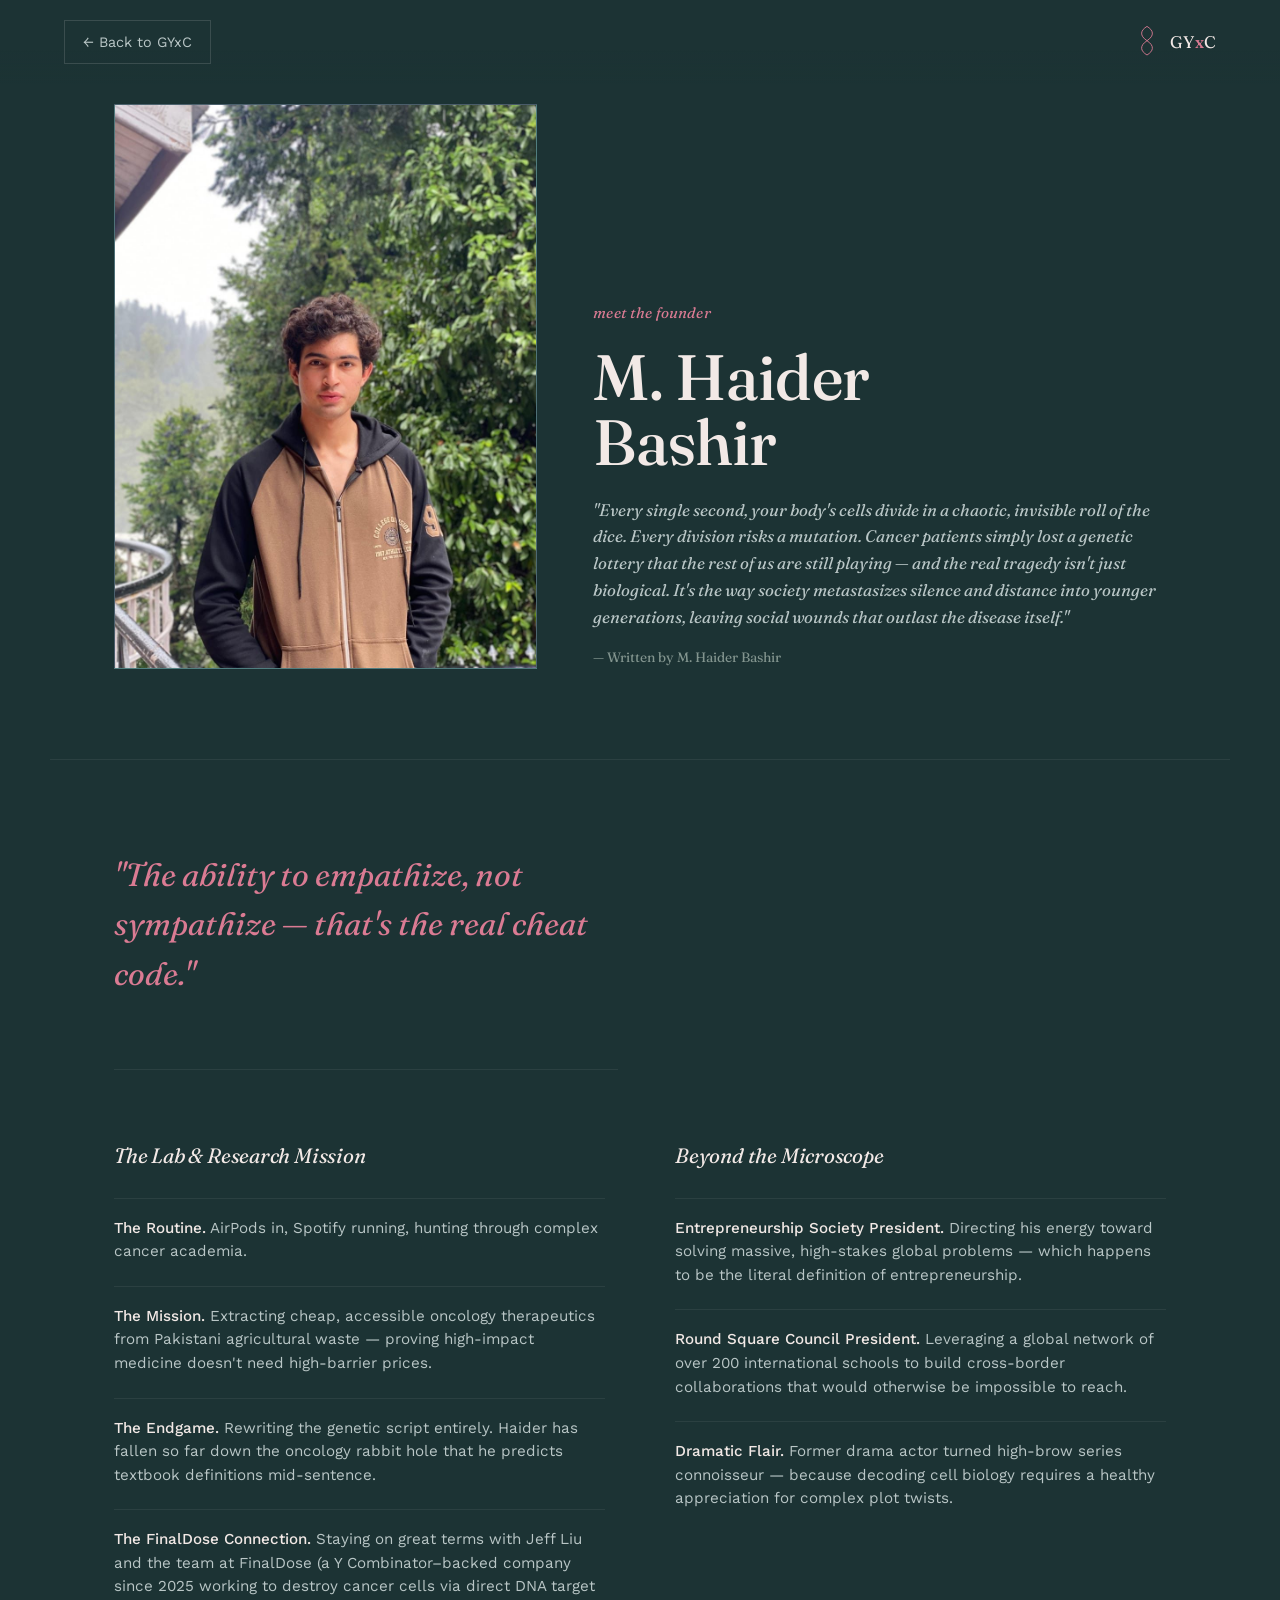
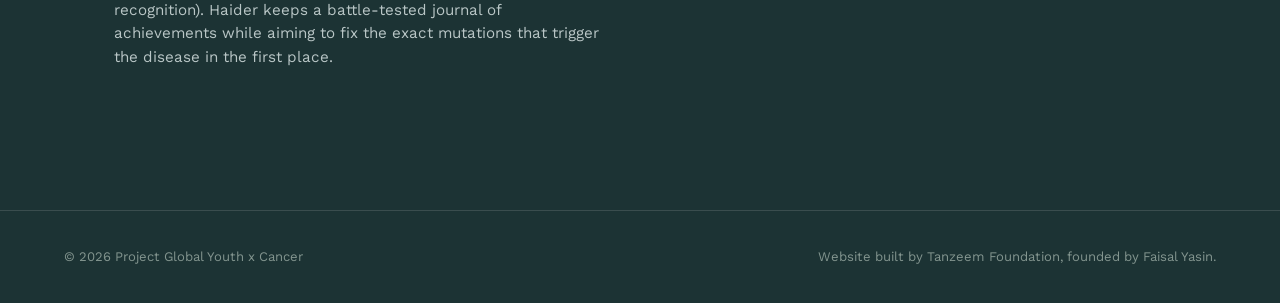
<file: founder.html>
<!DOCTYPE html>
<html lang="en">
<head>
<meta charset="UTF-8">
<meta name="viewport" content="width=device-width, initial-scale=1.0">
<title>M. Haider Bashir — Founder | GYxC</title>
<meta name="description" content="Meet M. Haider Bashir, founder of Project Global Youth x Cancer (GYxC).">

<link rel="icon" href="assets/images/favicon.ico" sizes="any">
<link rel="icon" type="image/png" sizes="32x32" href="assets/images/favicon-32.png">
<link rel="icon" type="image/png" sizes="16x16" href="assets/images/favicon-16.png">
<link rel="apple-touch-icon" href="assets/images/apple-touch-icon.png">

<link rel="preconnect" href="https://fonts.googleapis.com">
<link rel="preconnect" href="https://fonts.gstatic.com" crossorigin>
<link href="https://fonts.googleapis.com/css2?family=Fraunces:ital,opsz,wght@0,9..144,300;0,9..144,400;0,9..144,500;0,9..144,600;1,9..144,400;1,9..144,500&family=Work+Sans:wght@300;400;500;600&display=swap" rel="stylesheet">
<link rel="stylesheet" href="css/style.css">
</head>
<body>

  <div class="founder-header">
    <a href="index.html" class="back-link">← Back to GYxC</a>
    <a class="brand" href="index.html">
      <svg viewBox="0 0 40 52" fill="none" xmlns="http://www.w3.org/2000/svg" aria-hidden="true">
        <path d="M20 2C10 8 8 16 20 24C32 32 30 40 20 46C10 40 8 32 20 24C32 16 30 8 20 2Z" stroke="#DA7B93" stroke-width="1.4"/>
      </svg>
      <span class="brand-word">GY<b>x</b>C</span>
    </a>
  </div>

  <div class="founder-hero">
    <div class="founder-photo">
      <img src="assets/images/founder.jpg" alt="M. Haider Bashir, Founder of GYxC">
    </div>
    <div class="founder-name-block">
      <p class="eyebrow">meet the founder</p>
      <h1>M. Haider<br>Bashir</h1>
      <p class="founder-quote">"Every single second, your body's cells divide in a chaotic, invisible roll of the dice. Every division risks a mutation. Cancer patients simply lost a genetic lottery that the rest of us are still playing — and the real tragedy isn't just biological. It's the way society metastasizes silence and distance into younger generations, leaving social wounds that outlast the disease itself."<span class="signature">— Written by M. Haider Bashir</span></p>
    </div>
  </div>

  <div class="founder-body">
    <p class="meet-line">"The ability to empathize, not sympathize — that's the real cheat code."</p>

    <div class="founder-cols">
      <div class="founder-col">
        <h3>The Lab &amp; Research Mission</h3>
        <ul>
          <li><b>The Routine.</b> AirPods in, Spotify running, hunting through complex cancer academia.</li>
          <li><b>The Mission.</b> Extracting cheap, accessible oncology therapeutics from Pakistani agricultural waste — proving high-impact medicine doesn't need high-barrier prices.</li>
          <li><b>The Endgame.</b> Rewriting the genetic script entirely. Haider has fallen so far down the oncology rabbit hole that he predicts textbook definitions mid-sentence.</li>
          <li><b>The FinalDose Connection.</b> Staying on great terms with Jeff Liu and the team at FinalDose (a Y Combinator–backed company since 2025 working to destroy cancer cells via direct DNA target recognition). Haider keeps a battle-tested journal of achievements while aiming to fix the exact mutations that trigger the disease in the first place.</li>
        </ul>
      </div>
      <div class="founder-col">
        <h3>Beyond the Microscope</h3>
        <ul>
          <li><b>Entrepreneurship Society President.</b> Directing his energy toward solving massive, high-stakes global problems — which happens to be the literal definition of entrepreneurship.</li>
          <li><b>Round Square Council President.</b> Leveraging a global network of over 200 international schools to build cross-border collaborations that would otherwise be impossible to reach.</li>
          <li><b>Dramatic Flair.</b> Former drama actor turned high-brow series connoisseur — because decoding cell biology requires a healthy appreciation for complex plot twists.</li>
        </ul>
      </div>
    </div>
  </div>

  <footer class="site-footer">
    <span>© 2026 Project Global Youth x Cancer</span>
    <span>Website built by Tanzeem Foundation, founded by Faisal Yasin.</span>
  </footer>

</body>
</html>
</file>
<file: css/style.css>
/* =========================================================
   GYxC — Global Youth x Cancer
   Stylesheet
   Palette (as specified by client):
     --navy   #2F4454
     --wine   #2E151B
     --rose   #DA7B93
     --teal   #376E6F
     --deep   #1C3334
   ========================================================= */

:root{
  --navy:  #2F4454;
  --wine:  #2E151B;
  --rose:  #DA7B93;
  --teal:  #376E6F;
  --deep:  #1C3334;

  --bg:        var(--deep);
  --bg-2:      var(--wine);
  --panel:     var(--navy);
  --line:      rgba(242,233,230,0.14);
  --line-soft: rgba(242,233,230,0.07);

  --accent:    var(--rose);
  --accent-2:  var(--teal);
  --cream:     #F2E9E6;
  --muted:     #B9C6C6;
  --muted-2:   #83958f;

  --serif: 'Fraunces', 'Iowan Old Style', Georgia, serif;
  --sans:  'Work Sans', -apple-system, BlinkMacSystemFont, sans-serif;

  --wrap: 1180px;
  --edge: clamp(24px, 5vw, 72px);
}

*{ box-sizing:border-box; }
html{ scroll-behavior:smooth; }
body{
  margin:0;
  background:var(--bg);
  color:var(--cream);
  font-family:var(--sans);
  font-weight:400;
  line-height:1.55;
  -webkit-font-smoothing:antialiased;
  overflow-x:hidden;
}
::selection{ background:var(--rose); color:var(--wine); }

img{ max-width:100%; display:block; }
a{ color:inherit; }

h1,h2,h3,h4{
  font-family:var(--serif);
  font-weight:500;
  margin:0;
  letter-spacing:-0.01em;
}
.eyebrow{
  font-family:var(--serif);
  font-style:italic;
  font-weight:400;
  font-size:0.95rem;
  color:var(--rose);
  letter-spacing:0.01em;
  margin:0 0 14px;
}
p{ margin:0; }
.measure{ max-width:60ch; }

.wrap{ max-width:var(--wrap); margin:0 auto; padding:0 var(--edge); }

@media (prefers-reduced-motion: reduce){
  html{ scroll-behavior:auto; }
  *{ animation-duration:0.001ms !important; animation-iteration-count:1 !important; transition-duration:0.001ms !important; }
}

a:focus-visible, button:focus-visible{
  outline:2px solid var(--rose);
  outline-offset:3px;
}

/* ================= NAV ================= */
header.site-nav{
  position:fixed; top:0; left:0; right:0; z-index:100;
  display:flex; align-items:center; justify-content:space-between;
  padding:20px var(--edge);
  background:linear-gradient(to bottom, rgba(28,51,52,0.92), rgba(28,51,52,0));
  backdrop-filter:blur(2px);
}
.brand{ display:flex; align-items:center; gap:10px; text-decoration:none; }
.brand svg{ width:26px; height:34px; flex:none; }
.brand-word{ font-family:var(--serif); font-size:1.05rem; letter-spacing:0.01em; color:var(--cream); }
.brand-word b{ color:var(--rose); font-weight:500; }

nav.links{ display:flex; align-items:center; gap:28px; font-size:0.9rem; }
nav.links a{ text-decoration:none; color:var(--muted); transition:color .25s ease; position:relative; }
nav.links a:hover{ color:var(--cream); }
.founder-link{
  font-family:var(--serif); font-style:italic; color:var(--rose) !important;
  border-bottom:1px solid rgba(218,123,147,0.4);
  padding-bottom:2px;
}
.nav-toggle{ display:none; background:none; border:1px solid var(--line); color:var(--cream); width:40px; height:40px; border-radius:2px; cursor:pointer; }

@media (max-width:860px){
  nav.links{
    position:fixed; inset:0 0 0 auto; width:min(78vw,320px); height:100vh;
    background:var(--bg-2); flex-direction:column; align-items:flex-start;
    padding:100px 32px 32px; gap:22px; transform:translateX(100%);
    transition:transform .4s cubic-bezier(.65,0,.35,1); border-left:1px solid var(--line);
  }
  nav.links.open{ transform:translateX(0); }
  .nav-toggle{ display:block; }
}

/* ================= HERO ================= */
#home{
  position:relative; min-height:100svh; display:flex; align-items:flex-end;
  padding:0 0 88px; overflow:hidden;
  border-bottom:1px solid var(--line-soft);
}
#hero-canvas{ position:absolute; inset:0; width:100%; height:100%; z-index:0; opacity:0.85; }
.hero-veil{
  position:absolute; inset:0; z-index:1;
  background:
    radial-gradient(ellipse 70% 55% at 78% 20%, rgba(218,123,147,0.22), transparent 60%),
    linear-gradient(180deg, rgba(28,51,52,0.15) 0%, rgba(28,51,52,0.55) 62%, var(--bg) 100%);
  pointer-events:none;
}
.hero-content{ position:relative; z-index:2; width:100%; }
.hero-grid{ display:grid; grid-template-columns:1.5fr 1fr; gap:48px; align-items:end; }
.hero-kicker{ font-family:var(--serif); font-style:italic; color:var(--rose); font-size:clamp(1rem,1.4vw,1.15rem); margin-bottom:18px; }
.hero-title{ font-size:clamp(2.6rem, 6.2vw, 5.6rem); line-height:0.98; color:var(--cream); }
.hero-title em{ font-style:italic; color:var(--rose); font-weight:400; }
.hero-sub{ margin-top:26px; max-width:46ch; color:var(--muted); font-size:1.05rem; }
.hero-cta-row{ display:flex; gap:16px; margin-top:34px; flex-wrap:wrap; }

.btn{
  display:inline-flex; align-items:center; gap:10px;
  font-family:var(--sans); font-size:0.92rem; font-weight:500;
  padding:14px 26px; border-radius:2px; text-decoration:none;
  border:1px solid transparent; cursor:pointer; transition:all .25s ease;
}
.btn-solid{ background:var(--rose); color:var(--wine); }
.btn-solid:hover{ background:var(--cream); }
.btn-line{ border-color:var(--line); color:var(--cream); background:transparent; }
.btn-line:hover{ border-color:var(--rose); color:var(--rose); }

.hero-note{
  justify-self:end; text-align:left; border-left:1px solid var(--line);
  padding-left:24px; color:var(--muted); font-size:0.88rem; max-width:30ch;
}
.hero-note strong{ display:block; color:var(--cream); font-family:var(--serif); font-size:1.5rem; font-weight:500; margin-bottom:6px; }

@media (max-width:860px){
  .hero-grid{ grid-template-columns:1fr; }
  .hero-note{ border-left:none; border-top:1px solid var(--line); padding-left:0; padding-top:20px; }
}

/* ================= BANNER STRIP ================= */
.banner-strip{
  width:100%; overflow:hidden; border-bottom:1px solid var(--line-soft);
  background:var(--bg-2);
}
.banner-strip img{ width:100%; height:auto; display:block; opacity:0.92; }

/* ================= SECTION shell ================= */
section{ position:relative; padding:120px 0; }
.section-head{ display:grid; grid-template-columns:1fr 1.7fr; gap:40px; margin-bottom:64px; }
.section-head h2{ font-size:clamp(2rem,3.4vw,2.9rem); }
.section-head .lede{ color:var(--muted); font-size:1.05rem; align-self:end; }
@media (max-width:760px){ .section-head{ grid-template-columns:1fr; gap:16px; } }

.rule{ height:1px; background:var(--line); border:none; margin:0; }

/* ================= MISSION ================= */
#mission{ background:var(--bg-2); }
.mission-quote{
  font-family:var(--serif); font-style:italic; font-weight:400;
  font-size:clamp(1.3rem,2.4vw,1.9rem); line-height:1.5; color:var(--rose);
  max-width:52ch; margin-bottom:64px;
}
.mission-quote span{ color:var(--muted-2); font-style:normal; font-size:0.7em; display:block; margin-top:14px; font-family:var(--sans); }

.goal-grid{ display:grid; grid-template-columns:repeat(2,1fr); gap:1px; background:var(--line); border:1px solid var(--line); }
.goal-cell{ background:var(--bg-2); padding:32px 30px; display:flex; gap:18px; align-items:flex-start; }
.goal-num{ font-family:var(--serif); font-style:italic; color:var(--rose); font-size:1rem; padding-top:3px; flex:none; }
.goal-cell p{ color:var(--cream); font-size:0.98rem; }
@media (max-width:700px){ .goal-grid{ grid-template-columns:1fr; } }

/* ================= IMPACT (network) ================= */
.impact-layout{ display:grid; grid-template-columns:1fr 1fr; gap:60px; align-items:center; }
.orbit-wrap{ position:relative; aspect-ratio:1/1; max-width:520px; margin:0 auto; }
.orbit-wrap svg{ width:100%; height:100%; overflow:visible; }
.orbit-line{ stroke:var(--line); stroke-width:1; fill:none; }
.orbit-node-dot{ fill:var(--rose); }
.orbit-node-ring{ fill:none; stroke:var(--rose); stroke-width:1; opacity:0.5; }
.orbit-label{ font-family:var(--sans); font-size:11px; fill:var(--muted); letter-spacing:0.02em; }
.orbit-core-label{ font-family:var(--serif); font-style:italic; font-size:15px; fill:var(--rose); }

.counter-block{ margin-bottom:48px; }
.counter-num{ font-family:var(--serif); font-size:clamp(3.2rem,7vw,5.2rem); color:var(--cream); display:flex; align-items:baseline; gap:6px; }
.counter-num small{ font-size:0.4em; color:var(--rose); font-family:var(--sans); font-weight:500; }
.counter-label{ color:var(--muted); font-size:0.95rem; margin-top:6px; }

.impact-list{ display:flex; flex-direction:column; gap:0; border-top:1px solid var(--line); }
.impact-row{ display:flex; justify-content:space-between; align-items:center; padding:16px 0; border-bottom:1px solid var(--line); font-size:0.98rem; }
.impact-row span:first-child{ color:var(--cream); font-family:var(--serif); font-style:italic; }
.impact-row span:last-child{ color:var(--muted-2); font-size:0.85rem; }
@media (max-width:860px){ .impact-layout{ grid-template-columns:1fr; } }

/* ================= STORIES (horizontal scroll) ================= */
#stories{ background:var(--bg-2); padding:120px 0 0; overflow:hidden; }
#stories .section-head{ padding:0; margin-bottom:56px; }
.stories-pin{ position:relative; }
.stories-track{ display:flex; width:max-content; will-change:transform; }
.story-panel{
  width:min(84vw, 620px); flex:none; padding:0 var(--edge) 120px 0;
  margin-left:var(--edge); display:flex; flex-direction:column; justify-content:flex-end;
  min-height:64vh;
}
.story-panel:first-child{ margin-left:var(--edge); }
.story-photo{
  width:100%; aspect-ratio:4/3; border:1px solid var(--line); margin-bottom:28px;
  background:linear-gradient(160deg, var(--panel), var(--bg-2));
  overflow:hidden; position:relative;
}
.story-photo img{ width:100%; height:100%; object-fit:cover; }
.story-photo .ph-tag{
  font-family:var(--sans); font-size:0.72rem; color:var(--muted-2); letter-spacing:0.04em;
  border:1px solid var(--line); padding:6px 10px; text-align:center;
  position:absolute; inset:0; display:flex; align-items:center; justify-content:center;
}
.story-photo.grid4{ display:grid; grid-template-columns:1fr 1fr; grid-template-rows:1fr 1fr; gap:2px; background:var(--bg); }
.story-photo.grid4 img{ width:100%; height:100%; object-fit:cover; }
.story-photo.grid6{ display:grid; grid-template-columns:1fr 1fr 1fr; grid-template-rows:1fr 1fr; gap:2px; background:var(--bg); aspect-ratio:3/2; }
.story-photo.grid6 img{ width:100%; height:100%; object-fit:cover; }
.story-panel-wide{ width:min(90vw, 860px); }
@media (max-width:640px){ .story-photo.grid6{ grid-template-columns:1fr 1fr; grid-template-rows:repeat(3,1fr); } }
.story-country{ font-family:var(--serif); font-style:italic; color:var(--rose); font-size:0.95rem; margin-bottom:10px; }
.story-panel h3{ font-size:1.7rem; color:var(--cream); margin-bottom:14px; }
.story-panel p{ color:var(--muted); font-size:0.98rem; max-width:44ch; }
.story-credit{ margin-top:14px; font-size:0.82rem; color:var(--muted-2); font-style:italic; }

/* ================= GET INVOLVED ================= */
#involved{ padding-top:120px; }
.involved-grid{ display:grid; grid-template-columns:1.1fr 0.9fr; gap:60px; }
.involved-copy p{ color:var(--muted); font-size:1.05rem; margin-bottom:26px; max-width:50ch; }
.contact-routes{ display:flex; flex-direction:column; gap:0; border-top:1px solid var(--line); }
.route-row{ display:flex; justify-content:space-between; align-items:center; padding:18px 0; border-bottom:1px solid var(--line); }
.route-row a{ text-decoration:none; color:var(--cream); font-family:var(--serif); font-style:italic; font-size:1.05rem; }
.route-row a:hover{ color:var(--rose); }
.route-tag{ color:var(--muted-2); font-size:0.82rem; }
@media (max-width:860px){ .involved-grid{ grid-template-columns:1fr; } }

/* ================= TEAM ================= */
#team{ background:var(--bg-2); }
.team-grid{ display:grid; grid-template-columns:repeat(3,1fr); gap:1px; background:var(--line); border:1px solid var(--line); }
.team-card{ background:var(--bg-2); padding:28px 26px 30px; }
.team-photo{
  width:64px; height:64px; border-radius:50%; margin-bottom:20px; overflow:hidden;
  background:linear-gradient(135deg, var(--teal), var(--panel));
  display:flex; align-items:center; justify-content:center;
  font-family:var(--serif); font-style:italic; color:var(--rose); font-size:1.1rem;
  border:1px solid var(--line);
}
.team-photo img{ width:100%; height:100%; object-fit:cover; }
.team-card h4{ font-size:1.1rem; color:var(--cream); margin-bottom:4px; }
.team-role{ color:var(--rose); font-size:0.85rem; font-family:var(--serif); font-style:italic; margin-bottom:14px; }
.team-meta{ display:flex; justify-content:space-between; align-items:center; font-size:0.82rem; color:var(--muted-2); }
.team-meta a{ color:var(--muted); text-decoration:none; border-bottom:1px solid var(--line); }
.team-meta a:hover{ color:var(--rose); border-color:var(--rose); }
@media (max-width:860px){ .team-grid{ grid-template-columns:repeat(2,1fr); } }
@media (max-width:560px){ .team-grid{ grid-template-columns:1fr; } }

/* ================= DONATE ================= */
#donate{
  text-align:center; padding:150px var(--edge);
  background:
    radial-gradient(ellipse 60% 80% at 50% 0%, rgba(55,110,111,0.35), transparent 65%),
    var(--bg);
}
.donate-line{
  font-family:var(--serif); font-style:italic; font-weight:400;
  font-size:clamp(1.5rem,3.6vw,2.6rem); color:var(--cream); max-width:18ch; margin:0 auto 44px;
  line-height:1.3;
}
.donate-line .accent{ color:var(--rose); }

/* ================= CONTACT ================= */
#contact .section-head{ margin-bottom:40px; }
.socials{ display:flex; flex-wrap:wrap; gap:14px; }
.social-pill{
  display:flex; align-items:center; gap:10px; padding:14px 22px;
  border:1px solid var(--line); text-decoration:none; color:var(--cream); font-size:0.92rem;
  transition:border-color .25s ease, color .25s ease;
}
.social-pill:hover{ border-color:var(--rose); color:var(--rose); }
.social-pill b{ font-family:var(--serif); font-style:italic; font-weight:400; color:var(--muted-2); font-size:0.8rem; }

/* ================= FOOTER ================= */
footer.site-footer{
  border-top:1px solid var(--line); padding:36px var(--edge);
  display:flex; justify-content:space-between; align-items:center; flex-wrap:wrap; gap:12px;
  color:var(--muted-2); font-size:0.82rem;
}

/* ================= FOUNDER PAGE ================= */
.founder-header{
  position:sticky; top:0; z-index:5; display:flex; justify-content:space-between; align-items:center;
  padding:20px var(--edge); background:linear-gradient(to bottom, var(--bg) 60%, transparent);
}
.back-link{
  display:inline-flex; align-items:center; gap:8px; text-decoration:none; color:var(--muted);
  font-size:0.9rem; border:1px solid var(--line); padding:10px 18px; transition:all .25s ease;
}
.back-link:hover{ color:var(--rose); border-color:var(--rose); }

.founder-hero{
  padding:20px var(--edge) 90px; display:grid; grid-template-columns:0.85fr 1.15fr; gap:56px; align-items:end;
  max-width:var(--wrap); margin:0 auto; border-bottom:1px solid var(--line-soft);
}
.founder-photo{
  aspect-ratio:3/4; border:1px solid var(--line); overflow:hidden;
  background:linear-gradient(160deg, var(--teal), var(--panel));
  position:relative;
}
.founder-photo img{ width:100%; height:100%; object-fit:cover; }
.founder-name-block .eyebrow{ margin-bottom:20px; }
.founder-name-block h1{ font-size:clamp(2.4rem,5vw,4.2rem); color:var(--cream); line-height:1.02; margin-bottom:22px; }
.founder-quote{ font-family:var(--serif); font-style:italic; color:var(--muted); font-size:1.05rem; line-height:1.6; max-width:52ch; }
.founder-quote .signature{ display:block; margin-top:16px; color:var(--muted-2); font-size:0.85rem; font-style:normal; }

.founder-body{ max-width:var(--wrap); margin:0 auto; padding:90px var(--edge) 140px; }
.meet-line{
  font-family:var(--serif); font-style:italic; font-size:clamp(1.3rem,2.6vw,2rem); color:var(--rose);
  max-width:24ch; padding-bottom:70px; border-bottom:1px solid var(--line-soft); margin-bottom:70px;
}
.founder-cols{ display:grid; grid-template-columns:1fr 1fr; gap:70px; }
.founder-col h3{ font-family:var(--serif); font-style:italic; font-weight:400; font-size:1.3rem; color:var(--cream); margin-bottom:26px; }
.founder-col ul{ list-style:none; margin:0; padding:0; display:flex; flex-direction:column; gap:22px; }
.founder-col li{ font-size:0.95rem; color:var(--muted); border-top:1px solid var(--line-soft); padding-top:18px; }
.founder-col li b{ color:var(--cream); font-weight:500; }
@media (max-width:860px){ .founder-hero{ grid-template-columns:1fr; } .founder-cols{ grid-template-columns:1fr; gap:40px; } }

.reveal{ opacity:0; transform:translateY(24px); }
.is-inview{ opacity:1; transform:translateY(0); transition:opacity .8s ease, transform .8s ease; }
</file>
